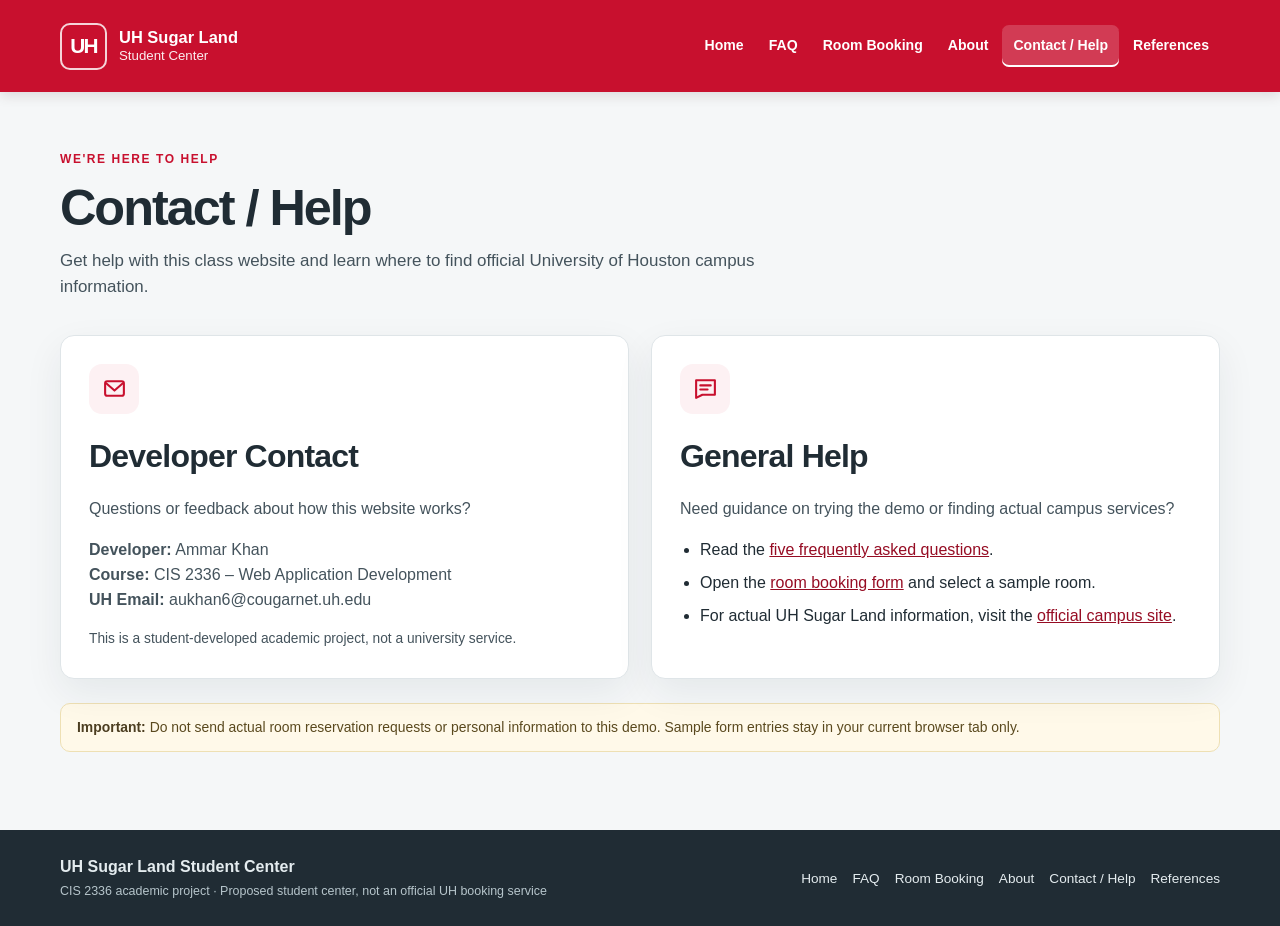
<file: frontend/contact.html>
<!DOCTYPE html>
<html lang="en">
<head><meta charset="UTF-8"><meta name="viewport" content="width=device-width, initial-scale=1"><meta name="description" content="Developer contact and help information for the UH Sugar Land Student Center website prototype."><title>Contact / Help | UH Sugar Land Student Center</title><link rel="icon" href="assets/favicon.svg" type="image/svg+xml"><link rel="stylesheet" href="styles.css"><script defer src="script.js"></script></head>
<body>
<a class="skip-link" href="#main">Skip to main content</a>
<header class="site-header"><div class="container header-inner"><a class="brand" href="index.html" aria-label="UH Sugar Land Student Center, home"><span class="brand-mark" aria-hidden="true">UH</span><span class="brand-lines"><strong>UH Sugar Land</strong><span>Student Center</span></span></a><button class="nav-toggle" id="nav-toggle" aria-expanded="false" aria-controls="site-nav" type="button"><svg aria-hidden="true" viewBox="0 0 24 24" fill="none" stroke="currentColor" stroke-width="2" stroke-linecap="round"><path d="M4 6h16M4 12h16M4 18h16"/></svg> Menu</button><nav class="site-nav" id="site-nav" aria-label="Main navigation"><ul class="nav-links" id="nav-links"></ul></nav></div></header>
<main class="page-main container" id="main"><div class="page-heading"><p class="eyebrow">We're here to help</p><h1 class="page-title">Contact / Help</h1><p class="page-intro">Get help with this class website and learn where to find official University of Houston campus information.</p></div>
  <div class="contact-grid">
    <section class="card"><div class="icon-bubble" aria-hidden="true"><svg viewBox="0 0 24 24"><rect x="3" y="5" width="18" height="14" rx="2"/><path d="m4 7 8 7 8-7"/></svg></div><h2 class="section-title">Developer Contact</h2><p>Questions or feedback about how this website works?</p><p><strong>Developer:</strong> Ammar Khan<br><strong>Course:</strong> CIS 2336 – Web Application Development<br><strong>UH Email:</strong> <span id="developer-email">aukhan6@cougarnet.uh.edu</span></p><p class="small text-muted">This is a student-developed academic project, not a university service.</p></section>
    <section class="card"><div class="icon-bubble" aria-hidden="true"><svg viewBox="0 0 24 24"><path d="M3 4h18v14H9l-6 3z"/><path d="M7 9h10M7 13h7"/></svg></div><h2 class="section-title">General Help</h2><p>Need guidance on trying the demo or finding actual campus services?</p><ul class="contact-list"><li>Read the <a href="faq.html">five frequently asked questions</a>.</li><li>Open the <a href="roombooking.html">room booking form</a> and select a sample room.</li><li>For actual UH Sugar Land information, visit the <a href="https://www.uh.edu/sugarland/" target="_blank" rel="noopener noreferrer">official campus site</a>.</li></ul></section>
  </div>
  <p class="notice" style="margin-top: 24px"><strong>Important:</strong> Do not send actual room reservation requests or personal information to this demo. Sample form entries stay in your current browser tab only.</p>
</main>
<footer class="site-footer"><div class="container footer-inner"><div><p class="footer-title">UH Sugar Land Student Center</p><p class="footer-note">CIS 2336 academic project · Proposed student center, not an official UH booking service</p></div><nav class="footer-links" id="footer-links" aria-label="Footer navigation"></nav></div></footer>
</body></html>
</file>
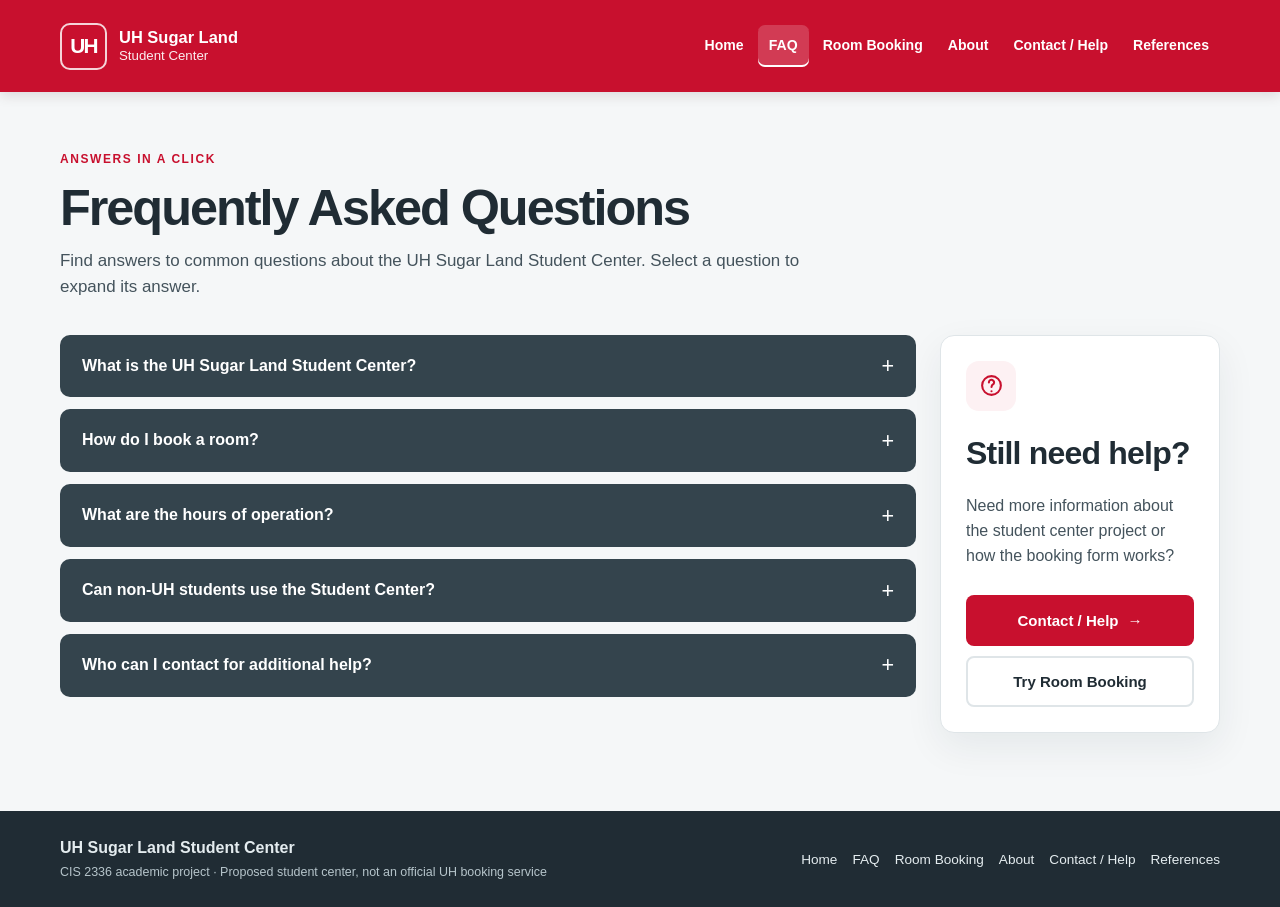
<file: frontend/faq.html>
<!DOCTYPE html>
<html lang="en">
<head>
  <meta charset="UTF-8"><meta name="viewport" content="width=device-width, initial-scale=1">
  <meta name="description" content="Answers to five common questions about the proposed UH Sugar Land Student Center.">
  <title>FAQ | UH Sugar Land Student Center</title>
  <link rel="icon" href="assets/favicon.svg" type="image/svg+xml"><link rel="stylesheet" href="styles.css"><script defer src="script.js"></script>
</head>
<body>
<a class="skip-link" href="#main">Skip to main content</a>
<header class="site-header"><div class="container header-inner"><a class="brand" href="index.html" aria-label="UH Sugar Land Student Center, home"><span class="brand-mark" aria-hidden="true">UH</span><span class="brand-lines"><strong>UH Sugar Land</strong><span>Student Center</span></span></a><button class="nav-toggle" id="nav-toggle" aria-expanded="false" aria-controls="site-nav" type="button"><svg aria-hidden="true" viewBox="0 0 24 24" fill="none" stroke="currentColor" stroke-width="2" stroke-linecap="round"><path d="M4 6h16M4 12h16M4 18h16"/></svg> Menu</button><nav class="site-nav" id="site-nav" aria-label="Main navigation"><ul class="nav-links" id="nav-links"></ul></nav></div></header>
<main class="page-main container" id="main">
  <div class="page-heading"><p class="eyebrow">Answers in a click</p><h1 class="page-title">Frequently Asked Questions</h1><p class="page-intro">Find answers to common questions about the UH Sugar Land Student Center. Select a question to expand its answer.</p></div>
  <div class="faq-layout">
    <section class="faq-list" aria-label="Frequently asked questions">
      <details class="faq-item"><summary>What is the UH Sugar Land Student Center?</summary><div class="faq-answer"><p>It is a proposed new student space at the UH Sugar Land campus. This CIS 2336 website demonstrates how students could learn about center services and request study or meeting rooms.</p></div></details>
      <details class="faq-item"><summary>How do I book a room?</summary><div class="faq-answer"><p>Go to <a href="roombooking.html">Room Booking</a>, select one of the five room options, then enter your name, email, date, time, and duration. The website validates the fields and checks sample reservations. For Phase 2, requests are a front-end demonstration only.</p></div></details>
      <details class="faq-item"><summary>What are the hours of operation?</summary><div class="faq-answer"><p>Official operating hours have not been announced because this center is hypothetical. To demonstrate form validation, the booking page uses a sample 8:00 a.m.–8:00 p.m. window. These are not actual university hours.</p></div></details>
      <details class="faq-item"><summary>Can non-UH students use the Student Center?</summary><div class="faq-answer"><p>Access policies have not been established for the proposed facility. Students should check official University of Houston announcements for future policies and eligibility details.</p></div></details>
      <details class="faq-item"><summary>Who can I contact for additional help?</summary><div class="faq-answer"><p>For questions about this class website, visit <a href="contact.html">Contact / Help</a> to find the developer's information. For real campus matters, visit the <a href="https://www.uh.edu/sugarland/" target="_blank" rel="noopener noreferrer">official UH Sugar Land website</a>.</p></div></details>
    </section>
    <aside class="card faq-side"><div class="icon-bubble" aria-hidden="true"><svg viewBox="0 0 24 24"><circle cx="12" cy="12" r="9"/><path d="M9.5 9a2.5 2.5 0 1 1 4.5 1.5c-1.5 1-2 1.5-2 3"/><path d="M12 17.5h.01"/></svg></div><h2 class="section-title">Still need help?</h2><p>Need more information about the student center project or how the booking form works?</p><a class="btn btn-primary" href="contact.html">Contact / Help <span aria-hidden="true">→</span></a><a class="btn btn-secondary" href="roombooking.html">Try Room Booking</a></aside>
  </div>
</main>
<footer class="site-footer"><div class="container footer-inner"><div><p class="footer-title">UH Sugar Land Student Center</p><p class="footer-note">CIS 2336 academic project · Proposed student center, not an official UH booking service</p></div><nav class="footer-links" id="footer-links" aria-label="Footer navigation"></nav></div></footer>
</body>
</html>
</file>
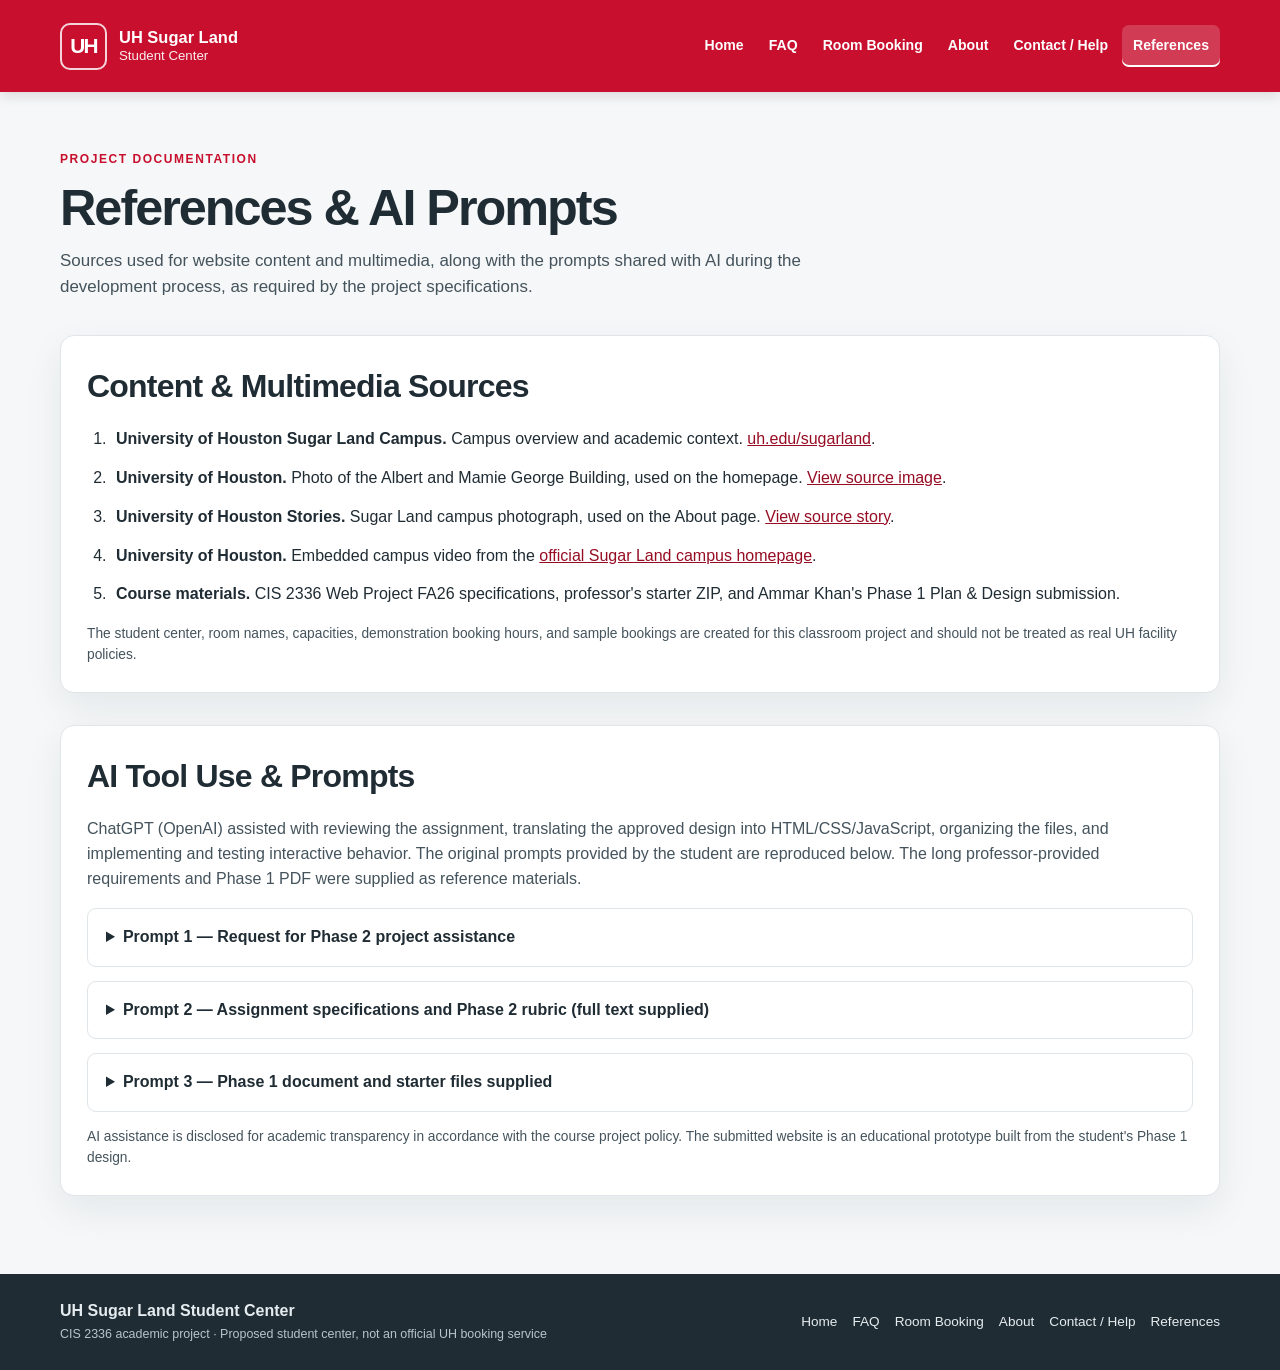
<file: frontend/reference.html>
<!DOCTYPE html>
<html lang="en">
<head><meta charset="UTF-8"><meta name="viewport" content="width=device-width, initial-scale=1"><meta name="description" content="Sources and AI development prompts for the CIS 2336 UH Sugar Land Student Center web project."><title>References | UH Sugar Land Student Center</title><link rel="icon" href="assets/favicon.svg" type="image/svg+xml"><link rel="stylesheet" href="styles.css"><script defer src="script.js"></script></head>
<body>
<a class="skip-link" href="#main">Skip to main content</a>
<header class="site-header"><div class="container header-inner"><a class="brand" href="index.html" aria-label="UH Sugar Land Student Center, home"><span class="brand-mark" aria-hidden="true">UH</span><span class="brand-lines"><strong>UH Sugar Land</strong><span>Student Center</span></span></a><button class="nav-toggle" id="nav-toggle" aria-expanded="false" aria-controls="site-nav" type="button"><svg aria-hidden="true" viewBox="0 0 24 24" fill="none" stroke="currentColor" stroke-width="2" stroke-linecap="round"><path d="M4 6h16M4 12h16M4 18h16"/></svg> Menu</button><nav class="site-nav" id="site-nav" aria-label="Main navigation"><ul class="nav-links" id="nav-links"></ul></nav></div></header>
<main class="page-main container" id="main"><div class="page-heading"><p class="eyebrow">Project documentation</p><h1 class="page-title">References &amp; AI Prompts</h1><p class="page-intro">Sources used for website content and multimedia, along with the prompts shared with AI during the development process, as required by the project specifications.</p></div>
  <section class="card card-pad references-section" aria-labelledby="sources-heading"><h2 class="section-title" id="sources-heading">Content &amp; Multimedia Sources</h2>
    <ol class="source-list"><li><strong>University of Houston Sugar Land Campus.</strong> Campus overview and academic context. <a href="https://www.uh.edu/sugarland/" target="_blank" rel="noopener noreferrer">uh.edu/sugarland</a>.</li><li><strong>University of Houston.</strong> Photo of the Albert and Mamie George Building, used on the homepage. <a href="https://www.uh.edu/sugarland/_images/news-images/university-of-houston-at-sugar-land_news_front-of-albert-mamie-george-building-in-summer_900x600.jpg" target="_blank" rel="noopener noreferrer">View source image</a>.</li><li><strong>University of Houston Stories.</strong> Sugar Land campus photograph, used on the About page. <a href="https://stories.uh.edu/2024UHT-feel-the-peace-flow/index.html" target="_blank" rel="noopener noreferrer">View source story</a>.</li><li><strong>University of Houston.</strong> Embedded campus video from the <a href="https://www.uh.edu/sugarland/" target="_blank" rel="noopener noreferrer">official Sugar Land campus homepage</a>.</li><li><strong>Course materials.</strong> CIS 2336 Web Project FA26 specifications, professor's starter ZIP, and Ammar Khan's Phase 1 Plan &amp; Design submission.</li></ol>
    <p class="small text-muted">The student center, room names, capacities, demonstration booking hours, and sample bookings are created for this classroom project and should not be treated as real UH facility policies.</p>
  </section>
  <section class="card card-pad references-section" aria-labelledby="prompts-heading"><h2 class="section-title" id="prompts-heading">AI Tool Use &amp; Prompts</h2><p>ChatGPT (OpenAI) assisted with reviewing the assignment, translating the approved design into HTML/CSS/JavaScript, organizing the files, and implementing and testing interactive behavior. The original prompts provided by the student are reproduced below. The long professor-provided requirements and Phase 1 PDF were supplied as reference materials.</p>
    <div class="prompt-list">
      <details class="prompt-item"><summary>Prompt 1 — Request for Phase 2 project assistance</summary><blockquote>Ive got a Web Project for my CIS 2336 class that I need assistance with. It is Phase 2 Front-end implementation of the project. I can give you the instructions given by my professor as well as what I submitted for Phase 1 Plan &amp; Design back in december which I got a 100% grade on. Using those pieces of Info, I need you to help me complete this phase 2 flawlessly. Do you have any questions Keep answers concise but detailed, no extra info is needed.</blockquote></details>
      <details class="prompt-item"><summary>Prompt 2 — Assignment specifications and Phase 2 rubric (full text supplied)</summary><blockquote>Alright first here is just an OVERALL description and specifications for the project with all overall requirements -

Web Project CIS 2336 FA26

### Description

Imagine that the University of Houston (UH) is planning to open a new student center on the UH Sugar Land campus. You are asked to implement a website for the new student center. This UH Sugar Land Student Center website project is designed to give students practical experience in web application development using HTML, CSS, JavaScript, and Node.js. This project focuses on creating a functional, user-friendly website incorporating basic web technologies and server-side scripting.

This is an **individual project**. You have to design the project and work on it by yourself. You are the only driver of your own project. Your challenge is to come up with original designs that capture the essence of the new student center. Remember, no copying from others – make it your own!

The project will be done in phases and each phase has deliverables.

The website must cover all aspects of the course (HTML, CSS, JavaScript, and Node.js). The detailed objectives of the project are:

- Develop a basic understanding of web application architecture.
- Utilize HTML and CSS to structure and style a web page.
- Implement client-side scripting with JavaScript for dynamic content.
- Use Node.js to create server-side functionality and handle HTTP requests.

### Project Specifications &amp; Requirements

#### Front-End

1. Design and implement a homepage with a navigation menu. Implement a dynamic menu display using JavaScript. Add a section titled &quot;Developer Contact&quot; that displays your name and your UH email address.
2. Design and implement a FAQ page (5 FAQ items) that open up via collapsible.
3. Develop a simple room booking form page (5 rooms) with validation checks for each room&#x27;s availability (will be handled by the backend later). The form should follow best practices for validating form fields.
4. Design and implement a reference page. For this web app development project, AI tools may be used only if you display your AI prompts on this reference webpage. Your prompts help demonstrate your reasoning and development process. Copying and pasting AI-generated code without providing your prompts may be treated as improper use.
5. The website should integrate multimedia elements like images or videos (hosted remotely and embedded—you don&#x27;t have to create the video). It should also follow best practices for User Interface design.

#### Back-End

1. Set up a basic backend service using Node.js and Express.
2. Handle GET and POST requests processing the room booking form data (e.g., room&#x27;s availability validation, return a confirmation or decline after form submission). Booked room information is stored in a JavaScript object on the backend - not permanent.

Deliverables (for details and deadlines, please refer to the particular assignment)

Planning &amp; Design Document — 9/21/2026 — 10%
Implementation of Front-End (Code &amp; Developer Readme) — 11/15/2026 — 40%
Implementation of Server-Side Development (Code &amp; Developer Readme) — 12/09/2026 — 40%
Front-end and backend code functioning together — 12/09/2026 — 10%

Each deliverable will be graded using rubrics attached to the assignment.

Here is Phase 2 Front End Implementation Instructions. -

Web Project Assignment Phase 2: Front-end implementation UPDATED!!

Please refer to the description &amp; specifications for the web project for overall requirements.

This phase focuses on the front-end code.

Follow the instructions below to submit your code:

1. Download the starter code here: CIS2336-FA26-project-FirstNameLastName.zip
2. Unzip the file and rename the main project folder by replacing with your actual first and last name.
3. Put your frontend code (if any) inside the &#x27;frontend&#x27; subfolder.
5. Open the project folder in VS code.
6. In the Source Control tab, click &#x27;Publish to GitHub&#x27;, and select &#x27;Publish to GitHub Public repository&#x27;. Please ensure that you publish to a public repository, or else the graders cannot access your code.
7. Submit only your GitHub public repository URL here.

Please not that the Nov. 19 due date is just a checkpoint for you to test publishing your code to GitHub public repo and for me to verify that I can access your repository. You can continue updating your code after this date. Final grading for the project (including frontend and backend) will be conducted once the complete project is finalized and submitted by Dec. 5th.

Project Front-end rubric:
HTML Structure and CSS Styling — 15 points
Home page — 15 points
FAQ Page — 15 points
Room Booking form Page — 15 points
Multimedia Integration — 10 points
Functionality, Interactivity, User Experience and Navigation — 20 points
Code Quality, File Organization and Submission — 10 points</blockquote></details>
      <details class="prompt-item"><summary>Prompt 3 — Phase 1 document and starter files supplied</summary><blockquote>Attached is both the PDF of the phase 1 planning and design doc I submitted as well as the starter zip file provided by my professor.</blockquote></details>
    </div>
    <p class="small text-muted">AI assistance is disclosed for academic transparency in accordance with the course project policy. The submitted website is an educational prototype built from the student's Phase 1 design.</p>
  </section>
</main>
<footer class="site-footer"><div class="container footer-inner"><div><p class="footer-title">UH Sugar Land Student Center</p><p class="footer-note">CIS 2336 academic project · Proposed student center, not an official UH booking service</p></div><nav class="footer-links" id="footer-links" aria-label="Footer navigation"></nav></div></footer>
</body></html>
</file>
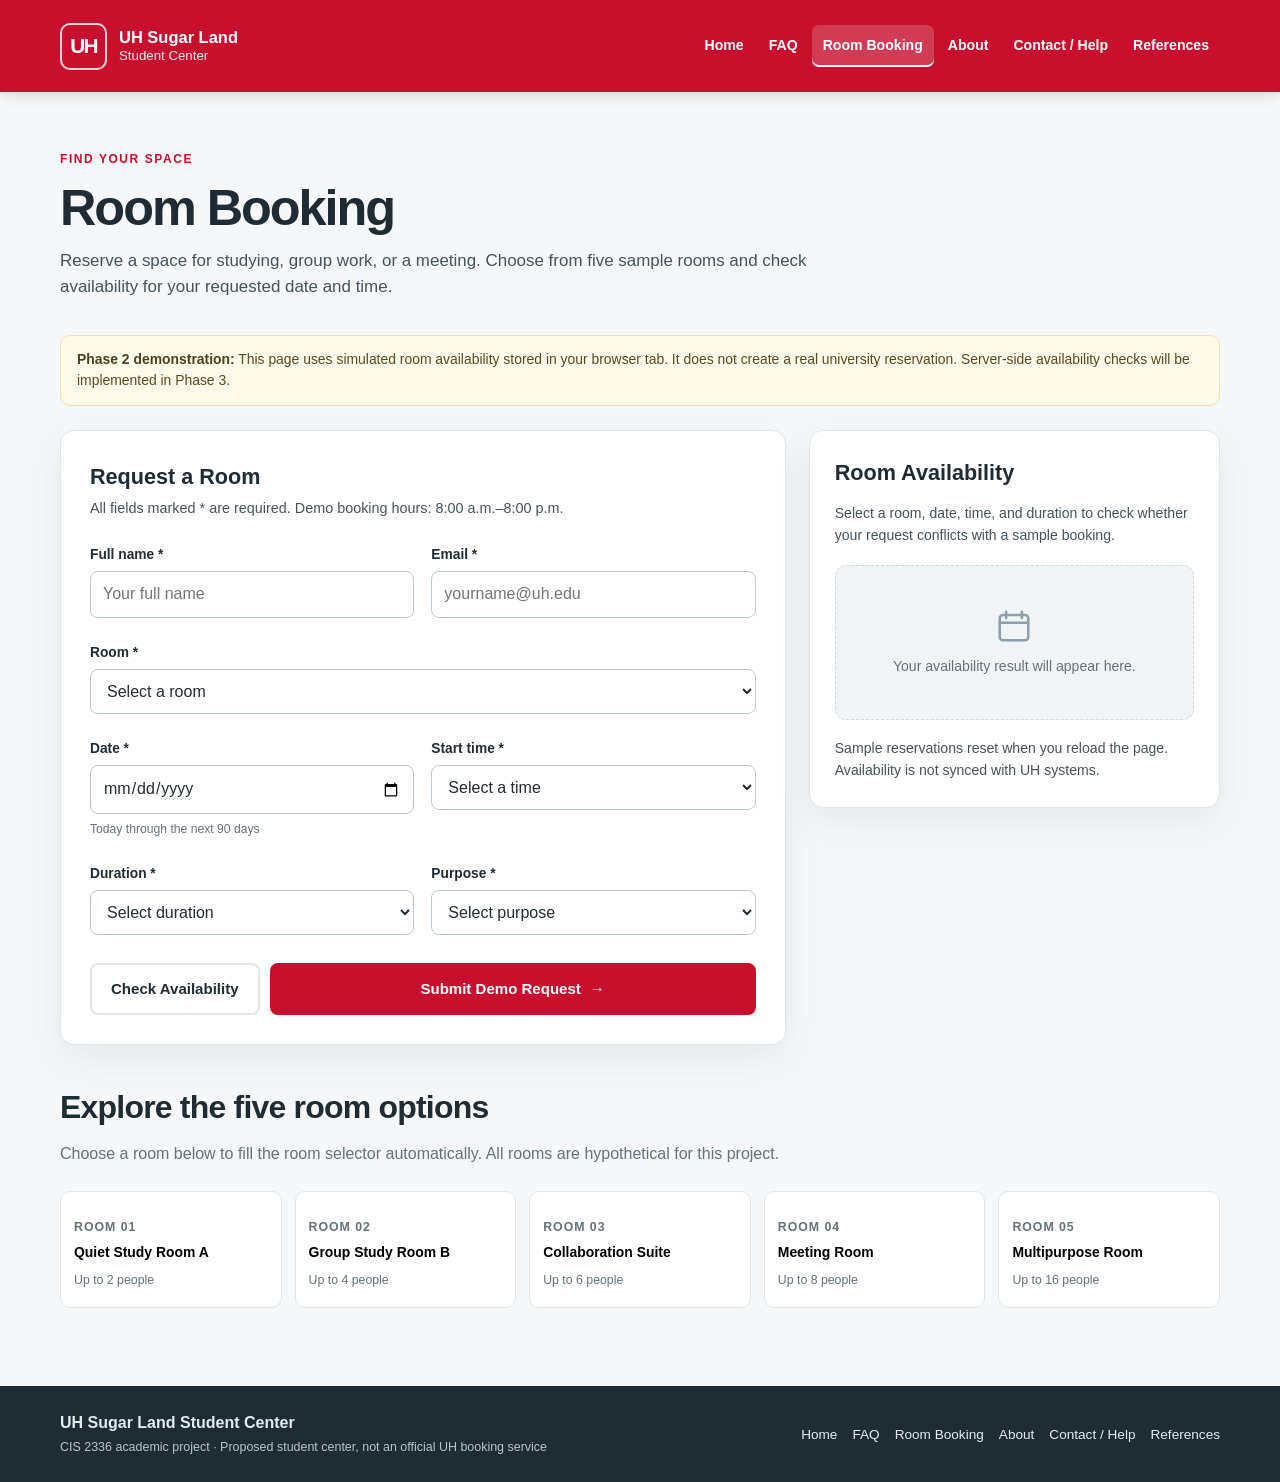
<file: frontend/roombooking.html>
<!DOCTYPE html>
<html lang="en">
<head>
  <meta charset="UTF-8"><meta name="viewport" content="width=device-width, initial-scale=1">
  <meta name="description" content="Choose from five sample rooms and try the UH Sugar Land Student Center booking demonstration.">
  <title>Room Booking | UH Sugar Land Student Center</title>
  <link rel="icon" href="assets/favicon.svg" type="image/svg+xml"><link rel="stylesheet" href="styles.css">
  <script defer src="script.js"></script><script defer src="booking.js"></script>
</head>
<body>
<a class="skip-link" href="#main">Skip to main content</a>
<header class="site-header"><div class="container header-inner"><a class="brand" href="index.html" aria-label="UH Sugar Land Student Center, home"><span class="brand-mark" aria-hidden="true">UH</span><span class="brand-lines"><strong>UH Sugar Land</strong><span>Student Center</span></span></a><button class="nav-toggle" id="nav-toggle" aria-expanded="false" aria-controls="site-nav" type="button"><svg aria-hidden="true" viewBox="0 0 24 24" fill="none" stroke="currentColor" stroke-width="2" stroke-linecap="round"><path d="M4 6h16M4 12h16M4 18h16"/></svg> Menu</button><nav class="site-nav" id="site-nav" aria-label="Main navigation"><ul class="nav-links" id="nav-links"></ul></nav></div></header>
<main class="page-main container" id="main">
  <div class="page-heading"><p class="eyebrow">Find your space</p><h1 class="page-title">Room Booking</h1><p class="page-intro">Reserve a space for studying, group work, or a meeting. Choose from five sample rooms and check availability for your requested date and time.</p></div>
  <p class="notice" role="note"><strong>Phase 2 demonstration:</strong> This page uses simulated room availability stored in your browser tab. It does not create a real university reservation. Server-side availability checks will be implemented in Phase 3.</p>
  <div class="booking-layout" style="margin-top: 24px">
    <section class="card form-card" aria-labelledby="booking-heading">
      <h2 id="booking-heading">Request a Room</h2><p class="form-subtitle">All fields marked * are required. Demo booking hours: 8:00 a.m.–8:00 p.m.</p>
      <form id="booking-form" novalidate>
        <div class="field-grid">
          <div class="field"><label for="student-name">Full name *</label><input id="student-name" name="studentName" type="text" autocomplete="name" minlength="2" maxlength="80" placeholder="Your full name" required><span class="field-error" id="student-name-error"></span></div>
          <div class="field"><label for="student-email">Email *</label><input id="student-email" name="studentEmail" type="email" autocomplete="email" maxlength="120" placeholder="yourname@uh.edu" required><span class="field-error" id="student-email-error"></span></div>
          <div class="field wide"><label for="room">Room *</label><select id="room" name="room" required><option value="">Select a room</option><option value="study-a">Quiet Study Room A · 2 people</option><option value="study-b">Group Study Room B · 4 people</option><option value="collaboration">Collaboration Suite · 6 people</option><option value="meeting">Meeting Room · 8 people</option><option value="multipurpose">Multipurpose Room · 16 people</option></select><span class="field-error" id="room-error"></span></div>
          <div class="field"><label for="date">Date *</label><input id="date" name="date" type="date" required><span class="field-help">Today through the next 90 days</span><span class="field-error" id="date-error"></span></div>
          <div class="field"><label for="time">Start time *</label><select id="time" name="time" required><option value="">Select a time</option></select><span class="field-error" id="time-error"></span></div>
          <div class="field"><label for="duration">Duration *</label><select id="duration" name="duration" required><option value="">Select duration</option><option value="30">30 minutes</option><option value="60">1 hour</option><option value="90">1 hour 30 minutes</option><option value="120">2 hours</option></select><span class="field-error" id="duration-error"></span></div>
          <div class="field"><label for="purpose">Purpose *</label><select id="purpose" name="purpose" required><option value="">Select purpose</option><option value="Individual study">Individual study</option><option value="Group project">Group project</option><option value="Club meeting">Club meeting</option><option value="Other academic use">Other academic use</option></select><span class="field-error" id="purpose-error"></span></div>
        </div>
        <div class="form-actions"><button class="btn btn-secondary" type="button" id="check-availability">Check Availability</button><button class="btn btn-primary" type="submit">Submit Demo Request <span aria-hidden="true">→</span></button></div>
        <div class="status" id="booking-status" role="status" aria-live="polite"></div>
      </form>
    </section>
    <aside class="card availability-card" aria-labelledby="availability-title">
      <h2 id="availability-title">Room Availability</h2><p>Select a room, date, time, and duration to check whether your request conflicts with a sample booking.</p>
      <div class="availability-placeholder" id="availability-placeholder"><svg viewBox="0 0 24 24" fill="none" stroke-width="1.6" stroke-linecap="round" stroke-linejoin="round" aria-hidden="true"><rect x="3" y="5" width="18" height="16" rx="2"/><path d="M7 3v4M17 3v4M3 10h18"/></svg><span>Your availability result will appear here.</span></div>
      <div class="status availability-status" id="availability-status" aria-live="polite" role="status"></div>
      <p class="small text-muted">Sample reservations reset when you reload the page. Availability is not synced with UH systems.</p>
    </aside>
  </div>
  <section class="room-list" aria-labelledby="room-list-heading"><h2 class="section-title" id="room-list-heading">Explore the five room options</h2><p class="section-note">Choose a room below to fill the room selector automatically. All rooms are hypothetical for this project.</p>
    <div class="room-grid">
      <button class="room-option" type="button" data-room="study-a" aria-pressed="false"><span class="room-label">Room 01</span><strong>Quiet Study Room A</strong><span>Up to 2 people</span></button>
      <button class="room-option" type="button" data-room="study-b" aria-pressed="false"><span class="room-label">Room 02</span><strong>Group Study Room B</strong><span>Up to 4 people</span></button>
      <button class="room-option" type="button" data-room="collaboration" aria-pressed="false"><span class="room-label">Room 03</span><strong>Collaboration Suite</strong><span>Up to 6 people</span></button>
      <button class="room-option" type="button" data-room="meeting" aria-pressed="false"><span class="room-label">Room 04</span><strong>Meeting Room</strong><span>Up to 8 people</span></button>
      <button class="room-option" type="button" data-room="multipurpose" aria-pressed="false"><span class="room-label">Room 05</span><strong>Multipurpose Room</strong><span>Up to 16 people</span></button>
    </div>
  </section>
</main>
<footer class="site-footer"><div class="container footer-inner"><div><p class="footer-title">UH Sugar Land Student Center</p><p class="footer-note">CIS 2336 academic project · Proposed student center, not an official UH booking service</p></div><nav class="footer-links" id="footer-links" aria-label="Footer navigation"></nav></div></footer>
</body>
</html>
</file>
<file: frontend/styles.css>
/* CIS 2336 • UH Sugar Land Student Center • Phase 2
   Color palette and structure follow the approved Phase 1 plan. */
:root {
  --uh-red: #c8102e;
  --uh-red-dark: #960c23;
  --ink: #202c34;
  --ink-soft: #44535c;
  --muted: #64727b;
  --line: #dfe5e8;
  --background: #f5f7f8;
  --white: #fff;
  --tint: #fdf1f3;
  --success: #176340;
  --success-bg: #e8f6ef;
  --error: #8d2033;
  --error-bg: #fff0f2;
  --radius: 14px;
  --shadow: 0 14px 38px rgba(21, 43, 54, .07);
  --max-width: 1160px;
}
* { box-sizing: border-box; }
[hidden] { display: none !important; }
html { scroll-behavior: smooth; }
body { margin: 0; background: var(--background); color: var(--ink); font-family: Arial, Helvetica, sans-serif; line-height: 1.55; }
img { max-width: 100%; display: block; }
a { color: var(--uh-red-dark); }
button, input, select, textarea { font: inherit; }
button { cursor: pointer; }
button:disabled { cursor: not-allowed; opacity: .65; }
:focus-visible { outline: 3px solid #f5ae3b; outline-offset: 3px; }
.skip-link { position: fixed; z-index: 1000; left: 16px; top: -100px; padding: 10px 16px; background: var(--white); color: var(--ink); border-radius: 7px; }
.skip-link:focus { top: 12px; }
.container { width: min(var(--max-width), calc(100% - 48px)); margin-inline: auto; }
.eyebrow { font-size: .75rem; font-weight: 800; letter-spacing: .13em; text-transform: uppercase; color: var(--uh-red); margin: 0 0 10px; }
.page-title { font-size: clamp(2rem, 4.7vw, 3.15rem); margin: 0 0 12px; letter-spacing: -.04em; line-height: 1.14; }
.page-intro { max-width: 760px; color: var(--ink-soft); font-size: 1.06rem; margin: 0; }
.section-title { font-size: clamp(1.4rem, 3vw, 2rem); margin: 0 0 10px; letter-spacing: -.025em; }
.section-note { max-width: 720px; margin: 0 0 24px; color: var(--muted); }
.text-muted { color: var(--muted); }
.small { font-size: .86rem; }
.tag { display: inline-flex; padding: 5px 10px; border-radius: 100px; background: #f3e8eb; color: var(--uh-red-dark); font-size: .77rem; font-weight: 700; }

/* Site-wide header, interactive mobile navigation and footer */
.site-header { background: var(--uh-red); color: var(--white); position: relative; z-index: 10; box-shadow: 0 4px 12px rgba(55,10,22,.12); }
.header-inner { display: flex; align-items: center; justify-content: space-between; min-height: 92px; gap: 24px; }
.brand { display: flex; align-items: center; gap: 12px; flex-shrink: 0; text-decoration: none; color: var(--white); }
.brand-mark { width: 47px; height: 47px; display: grid; place-items: center; border: 2px solid rgba(255,255,255,.82); border-radius: 10px; font-size: 1.3rem; font-weight: 900; letter-spacing: -.09em; }
.brand-lines { display: grid; line-height: 1.1; }
.brand-lines strong { font-size: 1.03rem; }
.brand-lines span { font-size: .83rem; opacity: .93; margin-top: 3px; }
.nav-links { display: flex; align-items: center; gap: 3px; list-style: none; padding: 0; margin: 0; }
.nav-links a { display: block; padding: 10px 11px; border-radius: 7px; color: var(--white); text-decoration: none; font-size: .88rem; font-weight: 700; transition: background .15s; }
.nav-links a:hover, .nav-links a[aria-current="page"] { background: rgba(255,255,255,.18); }
.nav-links a[aria-current="page"] { box-shadow: inset 0 -2px 0 var(--white); }
.nav-toggle { display: none; color: var(--white); background: rgba(255,255,255,.12); border: 1px solid rgba(255,255,255,.42); border-radius: 9px; padding: 10px 13px; font-weight: 700; }
.nav-toggle svg { width: 18px; height: 18px; vertical-align: -3px; margin-right: 5px; }
.site-footer { margin-top: 78px; background: var(--ink); color: #e4ecef; }
.footer-inner { display: flex; align-items: center; justify-content: space-between; gap: 20px; padding-top: 25px; padding-bottom: 25px; }
.footer-title { margin: 0; font-weight: 800; }
.footer-note { margin: 2px 0 0; font-size: .78rem; color: #b6c5cb; }
.footer-links { display: flex; flex-wrap: wrap; gap: 8px 15px; }
.footer-links a { color: #e4ecef; font-size: .85rem; text-decoration: none; }
.footer-links a:hover { text-decoration: underline; }

/* Shared page rhythm and reusable surfaces */
.page-main { padding-top: 58px; }
.page-heading { margin-bottom: 34px; }
.card { background: var(--white); border: 1px solid var(--line); border-radius: var(--radius); box-shadow: var(--shadow); }
.card-pad { padding: 26px; }
.card h3 { margin: 0 0 10px; font-size: 1.18rem; }
.card p:last-child { margin-bottom: 0; }
.card p { color: var(--ink-soft); }
.btn { display: inline-flex; align-items: center; justify-content: center; gap: 9px; border-radius: 8px; border: 2px solid transparent; padding: 12px 19px; font-weight: 800; font-size: .94rem; text-decoration: none; transition: transform .13s, background .13s; }
.btn:hover { transform: translateY(-1px); }
.btn-primary { background: var(--uh-red); color: var(--white); }
.btn-primary:hover { background: var(--uh-red-dark); }
.btn-secondary { background: var(--white); border-color: var(--line); color: var(--ink); }
.btn-secondary:hover { background: #f0f3f4; }
.btn-arrow { font-size: 1.2rem; font-weight: 400; }
.icon-bubble { width: 50px; height: 50px; border-radius: 13px; display: grid; place-items: center; background: var(--tint); color: var(--uh-red); margin-bottom: 18px; }
.icon-bubble svg { width: 25px; height: 25px; stroke: currentColor; stroke-width: 2; fill: none; stroke-linecap: round; stroke-linejoin: round; }
.notice { background: #fff9e9; color: #5a491e; border: 1px solid #eee0b4; border-radius: 10px; padding: 13px 16px; font-size: .87rem; }
.notice strong { color: #4c3e21; }

/* Home page: welcoming introduction and three content cards */
.hero { display: grid; grid-template-columns: 1fr 1.04fr; gap: 0; overflow: hidden; min-height: 390px; border-radius: 18px; background: var(--white); border: 1px solid var(--line); box-shadow: var(--shadow); }
.hero-copy { padding: clamp(27px, 5vw, 65px); display: flex; flex-direction: column; justify-content: center; align-items: start; }
.hero h1 { font-size: clamp(2.05rem, 4vw, 3.65rem); line-height: 1.11; letter-spacing: -.045em; margin: 0 0 19px; }
.hero p:not(.eyebrow) { color: var(--ink-soft); font-size: 1.07rem; margin: 0 0 25px; max-width: 440px; }
.hero-visual { min-height: 340px; position: relative; background: #e4eaf0; }
.hero-visual img { width: 100%; height: 100%; object-fit: cover; position: absolute; inset: 0; }
.hero-visual::after { content: ''; position: absolute; inset: 0; background: linear-gradient(90deg,rgba(20,28,34,.04),rgba(15,23,29,.1)); pointer-events: none; }
.photo-credit { position: absolute; bottom: 16px; right: 16px; z-index: 1; color: var(--white); padding: 6px 10px; font-size: .73rem; background: rgba(12, 23, 29,.74); border-radius: 5px; }
.home-feature-section { padding-top: 47px; }
.feature-grid { display: grid; grid-template-columns: repeat(3, minmax(0,1fr)); gap: 20px; }
.feature-grid .card { min-height: 238px; }
.feature-grid h3 { margin-bottom: 9px; }
.feature-grid a.link-arrow { font-size: .9rem; font-weight: 800; text-decoration: none; }
.feature-grid a.link-arrow:hover { text-decoration: underline; }
.home-banner { margin-top: 23px; padding: 24px 28px; background: var(--ink); color: var(--white); border-radius: var(--radius); display: flex; justify-content: space-between; align-items: center; gap: 15px; }
.home-banner h2 { font-size: 1.25rem; margin: 0 0 4px; }
.home-banner p { color: #d0dce1; margin: 0; font-size: .91rem; }

/* FAQ: native, keyboard-accessible details with JS enhancement */
.faq-layout { display: grid; grid-template-columns: minmax(0, 1fr) 280px; gap: 24px; align-items: start; }
.faq-list { display: grid; gap: 12px; }
.faq-item { background: #34444d; border-radius: 10px; color: var(--white); overflow: hidden; }
.faq-item summary { list-style: none; cursor: pointer; padding: 19px 22px; font-weight: 700; display: flex; justify-content: space-between; gap: 16px; align-items: center; }
.faq-item summary::-webkit-details-marker { display: none; }
.faq-item summary::after { content: '+'; font-size: 1.35rem; font-weight: 400; line-height: 1; }
.faq-item[open] summary::after { content: '−'; }
.faq-item[open] { background: var(--white); color: var(--ink); border: 1px solid var(--line); }
.faq-item[open] summary { border-bottom: 1px solid var(--line); }
.faq-answer { padding: 2px 22px 19px; color: var(--ink-soft); }
.faq-answer p { margin: 14px 0 0; }
.faq-side { padding: 25px; }
.faq-side .btn { width: 100%; margin-top: 10px; }

/* Room booking: validated form + simulated availability panel */
.booking-layout { display: grid; grid-template-columns: minmax(0, 1.5fr) minmax(280px, .85fr); gap: 23px; align-items: start; }
.form-card { padding: 29px; }
.form-card h2, .availability-card h2 { font-size: 1.35rem; margin: 0 0 4px; }
.form-subtitle { margin: 0 0 24px; font-size: .9rem; color: var(--muted); }
.field-grid { display: grid; grid-template-columns: 1fr 1fr; gap: 18px 17px; }
.field { display: flex; flex-direction: column; gap: 6px; }
.field.wide { grid-column: 1 / -1; }
.field label { font-weight: 700; font-size: .86rem; }
.field input, .field select, .field textarea { width: 100%; min-height: 45px; border: 1px solid #bcc9d0; border-radius: 8px; padding: 10px 12px; background: var(--white); color: var(--ink); }
.field textarea { resize: vertical; min-height: 85px; }
.field input:hover, .field select:hover, .field textarea:hover { border-color: #748994; }
.field input:focus, .field select:focus, .field textarea:focus { outline: 3px solid rgba(200,16,46,.16); border-color: var(--uh-red); }
.field [aria-invalid="true"] { border-color: var(--uh-red); background: #fff8f8; }
.field-help { color: var(--muted); font-size: .76rem; }
.field-error { color: var(--error); font-size: .78rem; min-height: 0; }
.form-actions { margin-top: 22px; display: flex; gap: 10px; flex-wrap: wrap; }
.form-actions .btn-primary { flex: 1; }
.status { display: none; margin-top: 20px; border-radius: 10px; padding: 13px 15px; border: 1px solid; font-size: .89rem; }
.status[data-state="success"] { display: block; color: var(--success); background: var(--success-bg); border-color: #b4ddc8; }
.status[data-state="error"] { display: block; color: var(--error); background: var(--error-bg); border-color: #e9bcc6; }
.status[data-state="neutral"] { display: block; color: #344c60; background: #edf5fa; border-color: #c4dce8; }
.availability-card { padding: 25px; position: sticky; top: 18px; }
.availability-card p { color: var(--ink-soft); font-size: .88rem; }
.availability-placeholder { display: flex; flex-direction: column; align-items: center; justify-content: center; text-align: center; margin: 18px 0; min-height: 155px; border-radius: 11px; background: #f0f4f6; border: 1px dashed #cfd9de; padding: 20px; color: var(--muted); }
.availability-placeholder svg { width: 38px; height: 38px; margin-bottom: 11px; stroke: #8da0a9; }
.availability-placeholder span { font-size: .88rem; }
.availability-status { margin-top: 12px; }
.room-list { margin-top: 38px; }
.room-grid { display: grid; grid-template-columns: repeat(5, minmax(0,1fr)); gap: 13px; }
.room-option { text-align: left; padding: 17px 13px; border: 1px solid var(--line); border-radius: 10px; background: var(--white); min-height: 117px; transition: border-color .15s, box-shadow .15s, transform .15s; }
.room-option:hover { transform: translateY(-2px); border-color: var(--uh-red); }
.room-option[aria-pressed="true"] { border: 2px solid var(--uh-red); box-shadow: 0 0 0 3px rgba(200,16,46,.09); padding: 16px 12px; }
.room-option strong { display: block; font-size: .87rem; line-height: 1.25; }
.room-option span { display: block; font-size: .77rem; color: var(--muted); margin-top: 9px; }
.room-label { color: var(--uh-red); text-transform: uppercase; letter-spacing: .08em; font-weight: 800; font-size: .68rem; margin-bottom: 7px; }

/* About, Contact and References */
.two-column { display: grid; grid-template-columns: 1fr 1fr; gap: 22px; align-items: stretch; }
.about-photo { border-radius: var(--radius); overflow: hidden; min-height: 320px; background: #d7e1e4; }
.about-photo img { width: 100%; height: 100%; object-fit: cover; }
.info-grid { display: grid; grid-template-columns: repeat(3, minmax(0, 1fr)); gap: 20px; margin-top: 24px; }
.info-grid .card { min-height: 200px; }
.video-section { margin-top: 40px; }
.video-frame { position: relative; width: 100%; aspect-ratio: 16 / 9; background: var(--ink); border-radius: 15px; overflow: hidden; }
.video-frame iframe { position: absolute; width: 100%; height: 100%; border: 0; }
.contact-grid { display: grid; grid-template-columns: 1fr 1fr; gap: 22px; }
.contact-grid .card { padding: 28px; }
.contact-list { padding-left: 20px; }
.contact-list li { margin-bottom: 8px; }
.source-list { display: grid; gap: 14px; padding-left: 24px; }
.source-list li { padding-left: 5px; }
.source-list a { overflow-wrap: anywhere; }
.references-section + .references-section { margin-top: 32px; }
.prompt-list { display: grid; gap: 14px; }
.prompt-item { background: var(--white); border: 1px solid var(--line); border-radius: 9px; overflow: hidden; }
.prompt-item summary { cursor: pointer; padding: 16px 18px; font-weight: 700; }
.prompt-item blockquote { margin: 0; padding: 0 18px 19px; white-space: pre-wrap; overflow-wrap: anywhere; color: var(--ink-soft); font-size: .88rem; }

@media (max-width: 1020px) {
  .header-inner { min-height: 82px; }
  .nav-links a { font-size: .8rem; padding: 10px 7px; }
  .room-grid { grid-template-columns: repeat(3, minmax(0,1fr)); }
}
@media (max-width: 800px) {
  .header-inner { flex-wrap: wrap; min-height: 75px; padding-top: 12px; padding-bottom: 12px; }
  .nav-toggle { display: block; }
  .site-nav { display: none; width: 100%; }
  .site-nav.is-open { display: block; }
  .nav-links { flex-direction: column; align-items: stretch; padding: 8px 0; gap: 3px; }
  .nav-links a { font-size: .95rem; padding: 13px 15px; }
  .hero { grid-template-columns: 1fr; }
  .hero-visual { min-height: 290px; }
  .feature-grid, .info-grid { grid-template-columns: 1fr 1fr; }
  .faq-layout, .booking-layout, .two-column { grid-template-columns: 1fr; }
  .availability-card { position: static; }
  .faq-side { order: 2; }
}
@media (max-width: 550px) {
  .container { width: min(100% - 30px, var(--max-width)); }
  .page-main { padding-top: 34px; }
  .page-heading { margin-bottom: 25px; }
  .hero-copy { padding: 29px 23px; }
  .hero-visual { min-height: 220px; }
  .feature-grid, .info-grid, .contact-grid, .field-grid { grid-template-columns: 1fr; }
  .field.wide { grid-column: auto; }
  .room-grid { grid-template-columns: 1fr 1fr; }
  .card-pad, .form-card, .availability-card { padding: 21px; }
  .home-banner, .footer-inner { flex-direction: column; align-items: start; }
  .form-actions .btn { flex-basis: 100%; }
  .brand-lines strong { font-size: .93rem; }
  .brand-lines span { font-size: .76rem; }
}
@media (prefers-reduced-motion: reduce) {
  *, *::before, *::after { scroll-behavior: auto !important; transition-duration: .01ms !important; }
}
</file>
